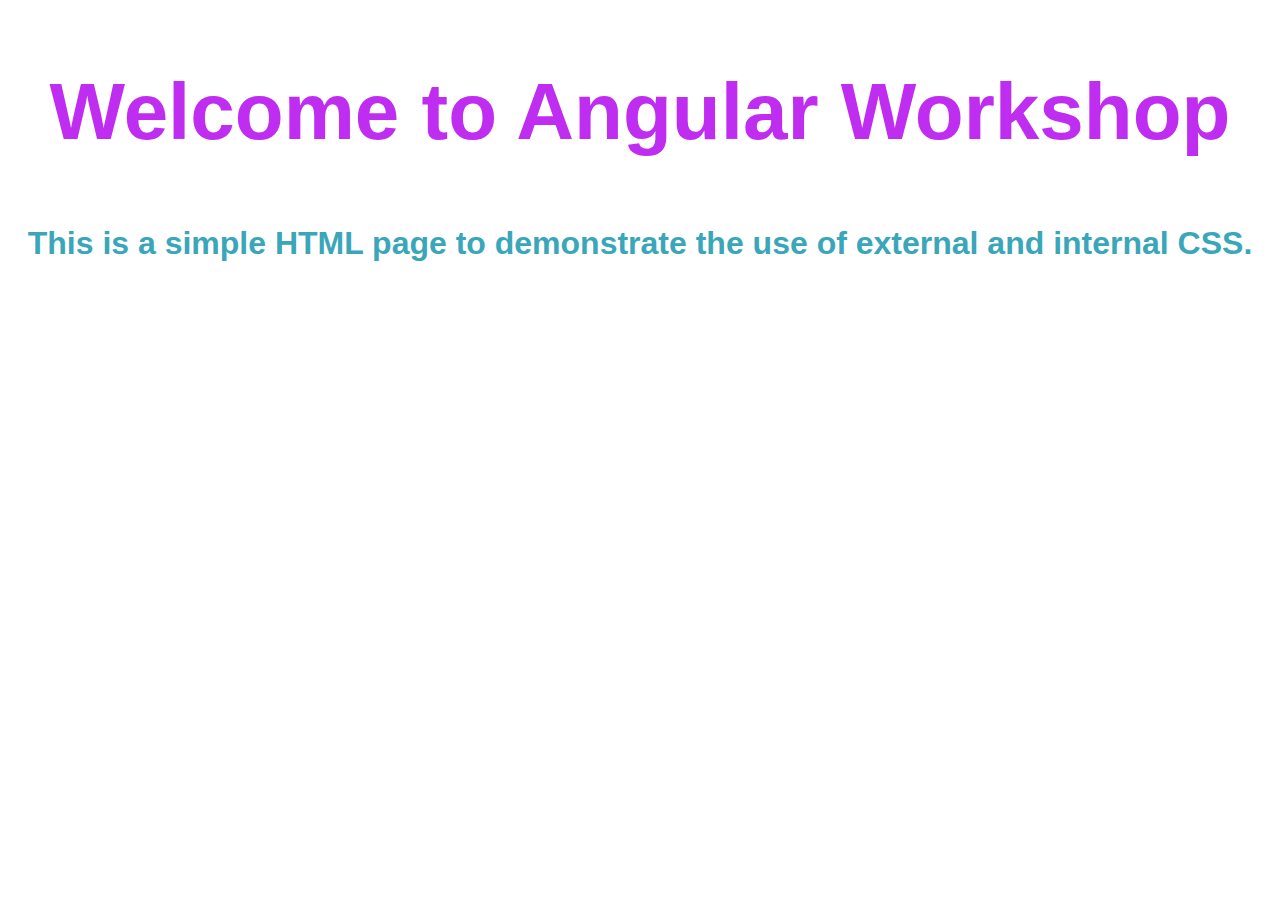
<file: Day2/index.html>
<!DOCTYPE html>
<html>
<head>
    <!--Importing external css file-->
    <link rel="stylesheet"  href="Style.css">
    <!--Using Internal CSS-->
    <style>
        h2 {
            color: #BF2EF0;
        }
        
    </style>
    <title>Angular Workshop Day 2</title>
</head>
<body>
    <h2 style="width: auto;">Welcome to Angular Workshop</h2>
    <p>This is a simple HTML page to demonstrate the use of external and internal CSS.</p>
</html>
</file>
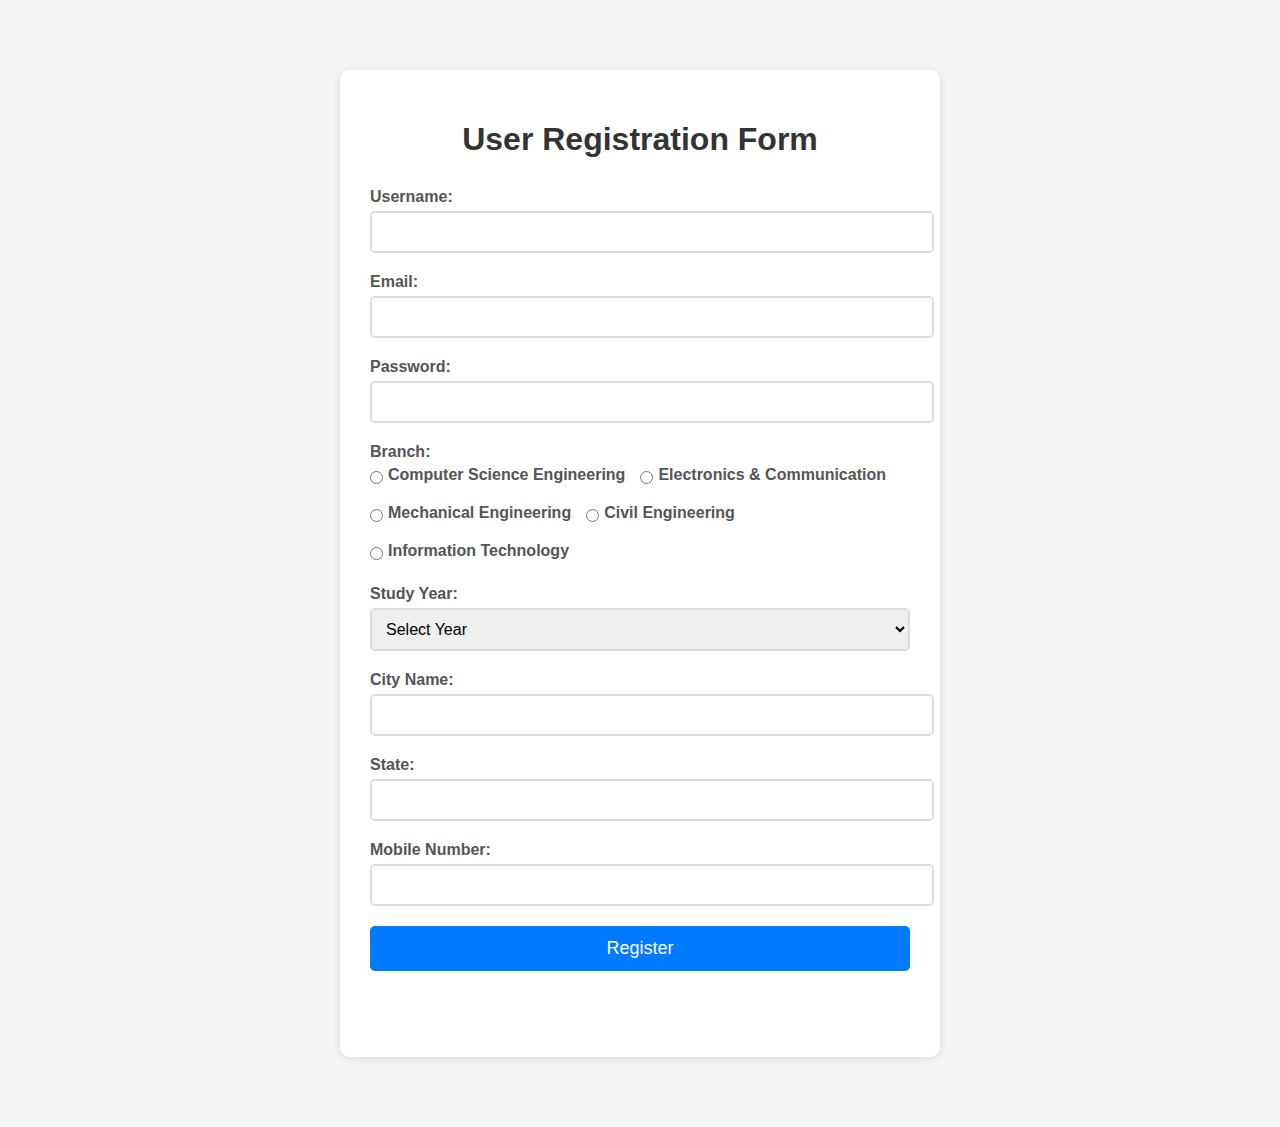
<file: Day2/domsamplefiles/formvalidationproject/index.html>
<!DOCTYPE html>
<html lang="en">
<head>
    <meta charset="UTF-8">
    <meta name="viewport" content="width=device-width, initial-scale=1.0">
    <title>User Registration Form</title>
    <style>
        body {
            font-family: Arial, sans-serif;
            max-width: 600px;
            margin: 50px auto;
            padding: 20px;
            background-color: #f5f5f5;
        }
        
        .container {
            background-color: white;
            padding: 30px;
            border-radius: 10px;
            box-shadow: 0 2px 10px rgba(0,0,0,0.1);
        }
        
        h1 {
            color: #333;
            text-align: center;
            margin-bottom: 30px;
        }
        
        .form-group {
            margin-bottom: 20px;
        }
        
        label {
            display: block;
            margin-bottom: 5px;
            font-weight: bold;
            color: #555;
        }
        
        input[type="text"],
        input[type="email"],
        input[type="password"],
        input[type="tel"],
        select {
            width: 100%;
            padding: 10px;
            border: 2px solid #ddd;
            border-radius: 5px;
            font-size: 16px;
            transition: border-color 0.3s;
        }
        
        input:focus,
        select:focus {
            outline: none;
            border-color: #007bff;
        }
        
        .radio-group {
            display: flex;
            gap: 15px;
            flex-wrap: wrap;
        }
        
        .radio-option {
            display: flex;
            align-items: center;
            gap: 5px;
        }
        
        input[type="radio"] {
            width: auto;
            margin: 0;
        }
        
        button {
            width: 100%;
            padding: 12px;
            background-color: #007bff;
            color: white;
            border: none;
            border-radius: 5px;
            font-size: 18px;
            cursor: pointer;
            transition: background-color 0.3s;
        }
        
        button:hover {
            background-color: #0056b3;
        }
        
        #message {
            margin-top: 20px;
            padding: 10px;
            border-radius: 5px;
            text-align: center;
            font-weight: bold;
        }
        
        .success {
            background-color: #d4edda;
            color: #155724;
            border: 1px solid #c3e6cb;
        }
        
        .error {
            background-color: #f8d7da;
            color: #721c24;
            border: 1px solid #f5c6cb;
        }
        
        .error-field {
            border-color: #dc3545 !important;
        }
    </style>
</head>
<body>
    <div class="container">
        <h1>User Registration Form</h1>
        <form id="registrationForm">
            <div class="form-group">
                <label for="username">Username:</label>
                <input type="text" id="username" name="username" required>
            </div>

            <div class="form-group">
                <label for="email">Email:</label>
                <input type="email" id="email" name="email" required>
            </div>

            <div class="form-group">
                <label for="password">Password:</label>
                <input type="password" id="password" name="password" required>
            </div>

            <div class="form-group">
                <label>Branch:</label>
                <div class="radio-group">
                    <div class="radio-option">
                        <input type="radio" id="cse" name="branch" value="Computer Science Engineering" required>
                        <label for="cse">Computer Science Engineering</label>
                    </div>
                    <div class="radio-option">
                        <input type="radio" id="ece" name="branch" value="Electronics & Communication" required>
                        <label for="ece">Electronics & Communication</label>
                    </div>
                    <div class="radio-option">
                        <input type="radio" id="me" name="branch" value="Mechanical Engineering" required>
                        <label for="me">Mechanical Engineering</label>
                    </div>
                    <div class="radio-option">
                        <input type="radio" id="ce" name="branch" value="Civil Engineering" required>
                        <label for="ce">Civil Engineering</label>
                    </div>
                    <div class="radio-option">
                        <input type="radio" id="it" name="branch" value="Information Technology" required>
                        <label for="it">Information Technology</label>
                    </div>
                </div>
            </div>

            <div class="form-group">
                <label for="studyYear">Study Year:</label>
                <select id="studyYear" name="studyYear" required>
                    <option value="">Select Year</option>
                    <option value="1st Year">1st Year</option>
                    <option value="2nd Year">2nd Year</option>
                    <option value="3rd Year">3rd Year</option>
                    <option value="4th Year">Final Year (B.Tech)</option>
                </select>
            </div>

            <div class="form-group">
                <label for="cityName">City Name:</label>
                <input type="text" id="cityName" name="cityName" required>
            </div>

            <div class="form-group">
                <label for="state">State:</label>
                <input type="text" id="state" name="state" required>
            </div>

            <div class="form-group">
                <label for="mobileNo">Mobile Number:</label>
                <input type="tel" id="mobileNo" name="mobileNo" pattern="[0-9]{10}" maxlength="10" required>
            </div>

            <button type="submit">Register</button>
        </form>
        <p id="message"></p>
    </div>

    <script src="script.js"></script>
        
</body>
</html>
</file>
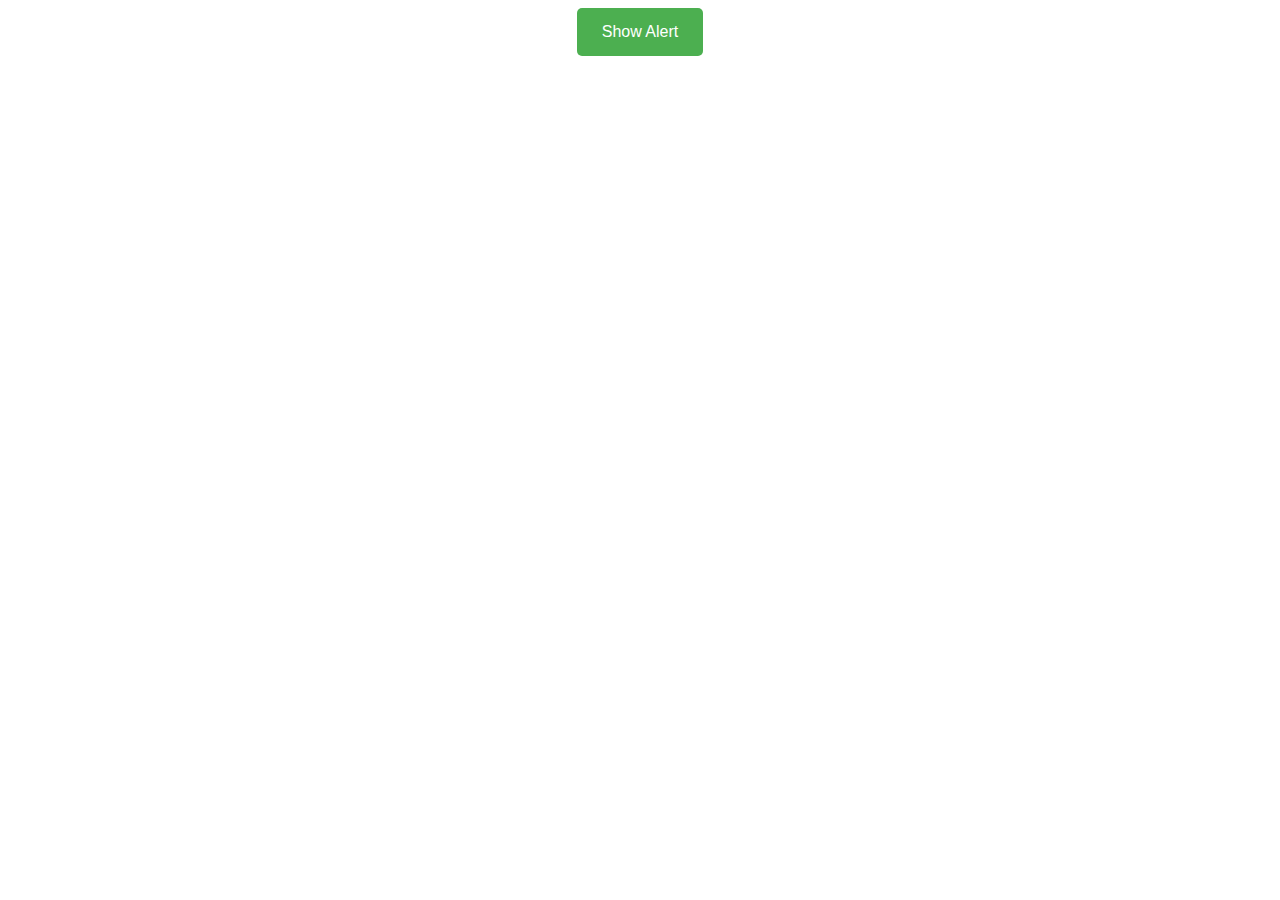
<file: Day2/alert.html>
<!DOCTYPE html>
<html lang="en">
<head>
    <meta charset="UTF-8">
    <meta name="viewport" content="width=device-width, initial-scale=1.0">
    <title>Custom Alert Box</title>
<style>
    body {
        display: flex;
        justify-content: center;
        align-items: center;
    }
    button {
        padding: 15px 25px;
        font-size: 16px;
        background-color: #4CAF50;
        color: white;
        border: none;
        border-radius: 5px;
        justify-content: center;
        align-items: center;
    }
    .alert {
        position: absolute;
        top: 50%;
        left: 50%;
        transform: translate(-50%, -50%);
        background-color: rgb(29, 189, 218);
        color: rgb(0, 0, 0);
        padding: 50px 55px;
        border: 1px solid #1500f8;
        border-radius: 5px;
    }
</style>
</head>
<body>
    <button onclick="showAlert()">Show Alert</button>
    <script>
        function showAlert() {
            const alertBox = document.createElement('div');
            alertBox.className = 'alert';
            alertBox.innerHTML = 'This is a custom alert box!';
            document.body.appendChild(alertBox);
            
            setTimeout(() => {
                document.body.removeChild(alertBox);
            }, 3000);
        }
    </script>
    
</body>
</html>
</file>
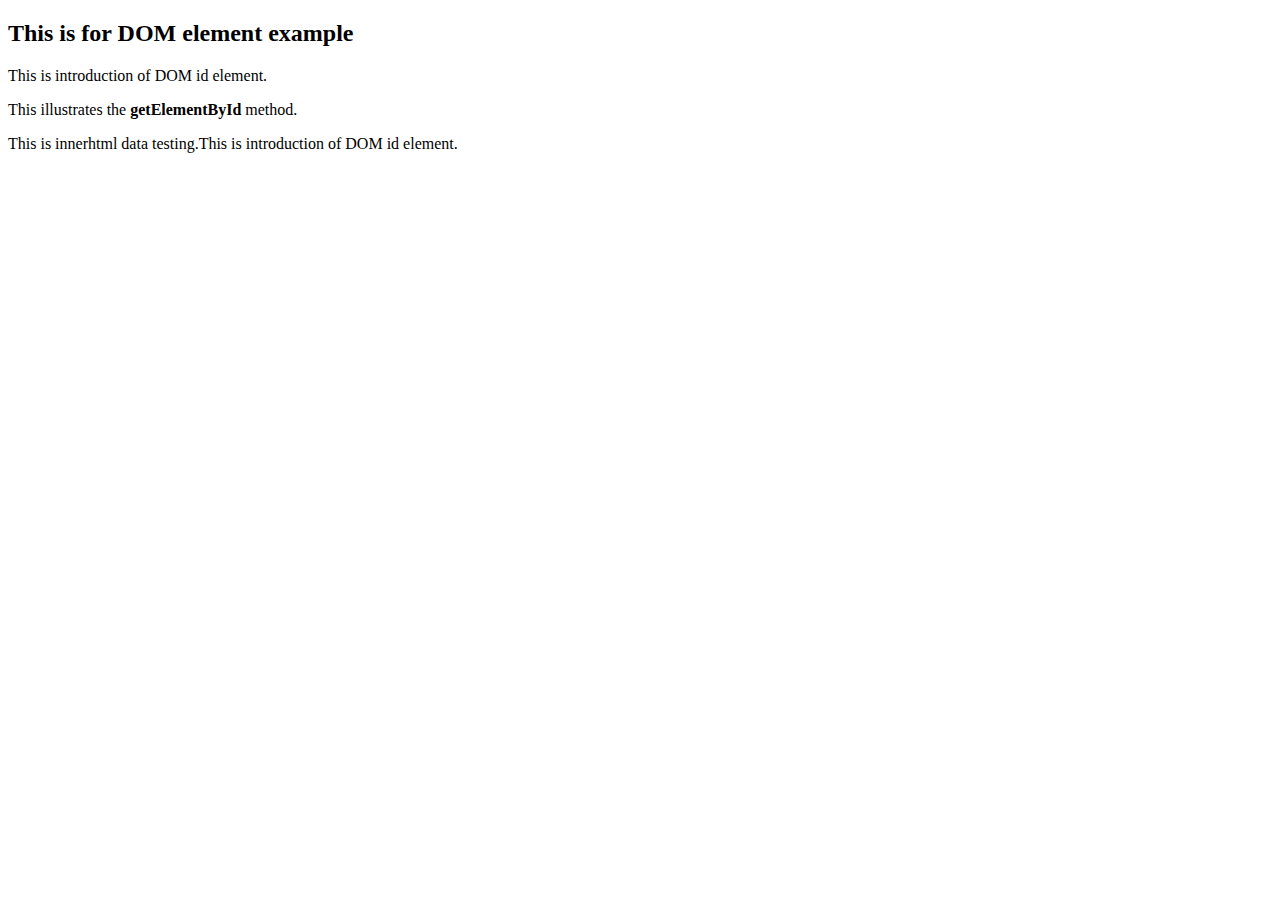
<file: Day2/DOMexample.html>
<!DOCTYPE html>
<html lang="en">
<head>
    <meta charset="UTF-8">
    <meta name="viewport" content="width=device-width, initial-scale=1.0">
    <title>Document</title>
</head>
<body>
    <h2>This is for DOM element example</h2>
    <p id="intro">This is introduction of DOM id element.</p>
    <p>This illustrates the <b>getElementById</b> method.</p>
    <p id="demo"></p>
    <script>
        const element = document.getElementById("intro");
        document.getElementById("demo").innerHTML = "This is innerhtml data testing." + element.innerHTML;
    </script>
</body>

</html>
</file>
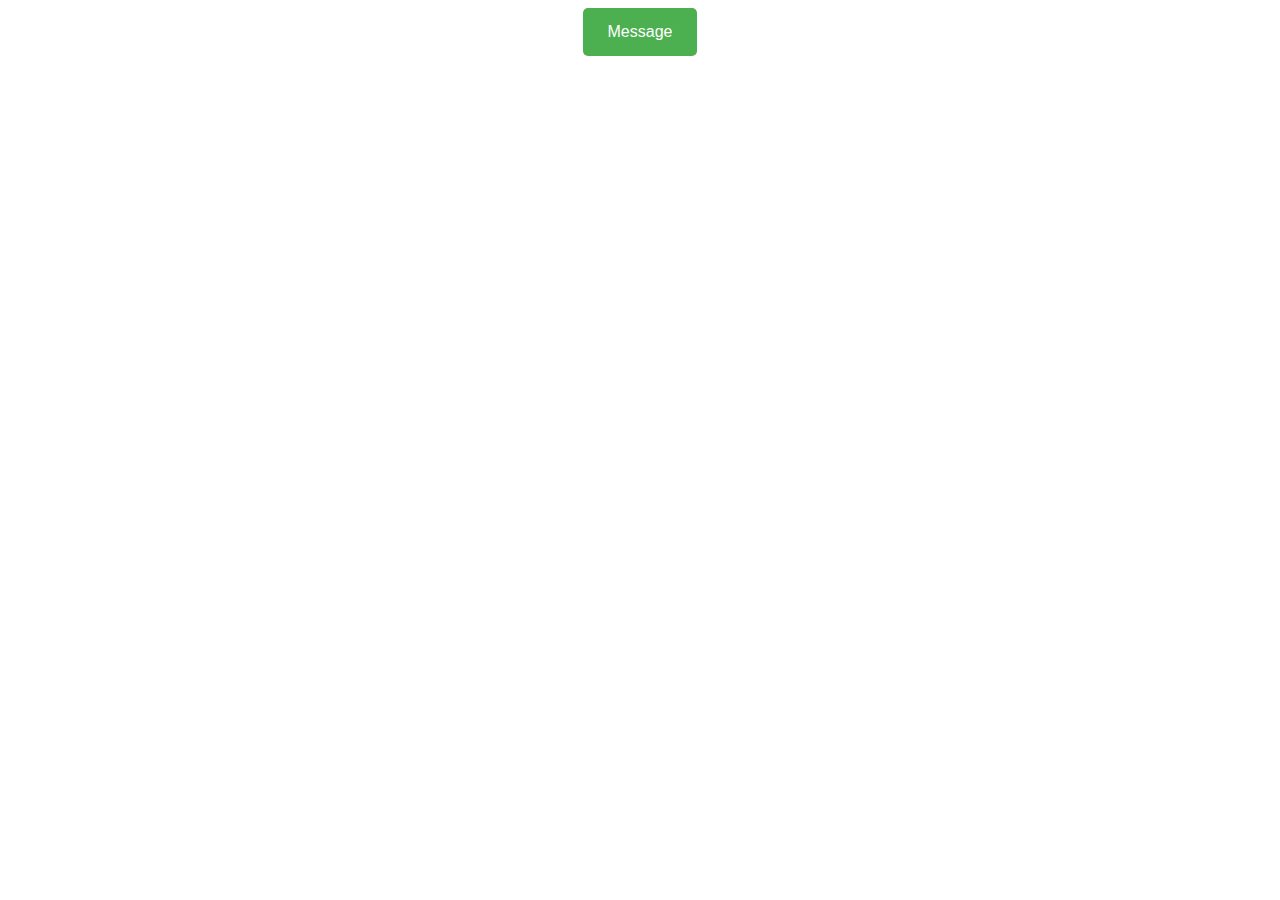
<file: Day2/task.html>
<!DOCTYPE html>
<html lang="en">
<head>
    <meta charset="UTF-8">
    <meta name="viewport" content="width=device-width, initial-scale=1.0">
    <title>Custom Alert Box</title>
<style>
    body {
        display: flex;
        justify-content: center;
        align-items: center;
    }
    button {
        padding: 15px 25px;
        font-size: 16px;
        background-color: #4CAF50;
        color: white;
        border: none;
        border-radius: 5px;
        justify-content: center;
        align-items: center;
    }
    .alert {
        position: absolute;
        top: 50%;
        left: 50%;
        padding: 50px 55px;
        transform: translate(-50%, -50%);
        color: rgb(0, 0, 0);
        font-size: 55px;
        font: bolder;
        font-style: oblique;
        font-family: Arial, Helvetica, sans-serif;
    }
</style>
</head>
<body>
    <button onclick="showAlert()">Message</button>
    <script>
        function showAlert() {
            const alertBox = document.createElement('div');
            alertBox.className = 'alert';
            alertBox.innerHTML = 'Welcome Jiya!';
            document.body.appendChild(alertBox);
            
            setTimeout(() => {
                document.body.removeChild(alertBox);
            }, 3000);
        }
    </script>
    
</body>
</html>
</file>
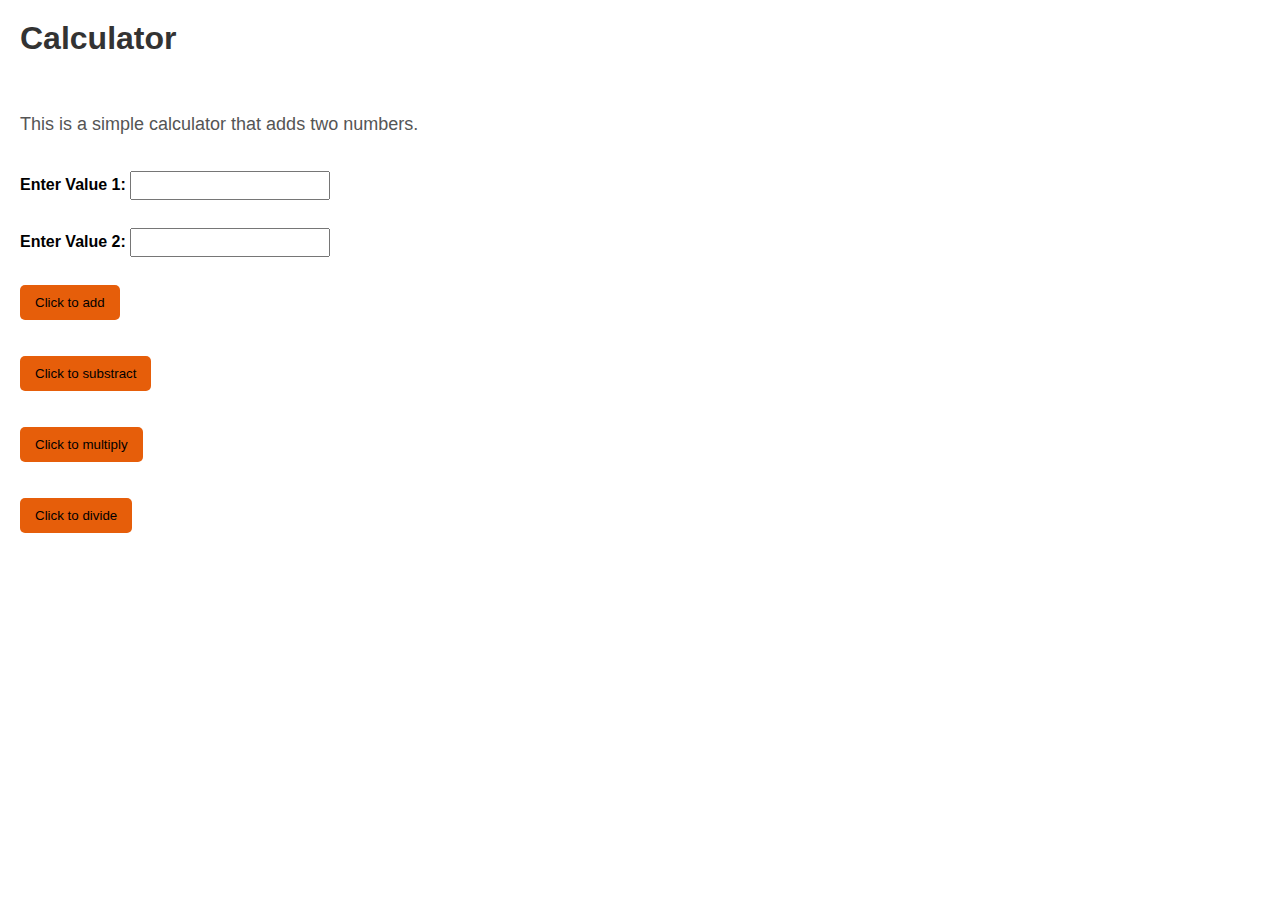
<file: Day2/domsamplefiles/cal.html>
<html lang="en">
<head>
    <title>Calculator</title>
</head>
<style>
    body {
        font-family: Arial, sans-serif;
        margin: 20px;
        align-items: center;
        justify-content: center;
    }
    h1 {
        color: #333;
    }
    label {
        font-weight: bold;
    }
    input[type="text"] {
        width: 200px;
        padding: 5px;
        margin-bottom: 10px;
    }
    button {
        display: flex;
        padding: 10px 15px;
        margin-right: 10px;
        cursor: pointer;
        border-radius: 5px;
        border: none;
        background-color: #e65e0a;
    }
    button:hover {
        background-color: #66df4b;
        color: white;
        border: #333 solid 1px;
        padding: 12px 18px;
    }
    p {
        font-size: 18px;
        color: #555;
    }
    #result {
        font-size: 20px;
        margin-top: 20px;
    }

    </style>
<body>
    <h1>Calculator</h1>
    <br/>
    <p>This is a simple calculator that adds two numbers.</p>
    <br/>
    <label>Enter Value 1:</label>
    <input type="text" id="value1" />
    <br/>
    <br/>
    <label>Enter Value 2:</label>
    <input type="text" id="value2" />
    <br/>
    <br/>
    <button onclick="getAdd()">Click to add</button>
    <br/>
    <br/>
    <button onclick="getSub()">Click to substract</button>
    <br/>
    <br/>
    <button onclick="getMul()">Click to multiply</button>
    <br/>
    <br/>
    <button onclick="getDiv()">Click to divide</button>
    <br/>
    <br/>
    <p id="result"></p>
    <script type="text/javascript">
        function getAdd() {
            //Fetch value of input with id val 1
          const num1=Number(document.getElementById("value1").value);
          //Fetch value of input with id val 2
          const num2=Number(document.getElementById("value2").value);
            //Add the two numbers
            const add=num1+num2;
            //Display the result in the paragraph with id result
            console.log(add);
            document.getElementById("result").innerHTML = "addition: " +add;
            //change color
            document.getElementById("result").style.color = "red";    
        }
        function getSub() {
            const num1 = Number(document.getElementById("value1").value);
            const num2 = Number(document.getElementById("value2").value);
            const sub = num1 - num2;
            console.log(sub);
            document.getElementById("result").innerHTML = "subtraction: " + sub;
            document.getElementById("result").style.color = "blue";
        }
        function getMul() {
            const num1 = Number(document.getElementById("value1").value);
            const num2 = Number(document.getElementById("value2").value);
            const mul = num1 * num2;
            console.log(mul);
            document.getElementById("result").innerHTML = "multiplication: " + mul;
            document.getElementById("result").style.color = "green";
        }
        function getDiv() {
            const num1 = Number(document.getElementById("value1").value);
            const num2 = Number(document.getElementById("value2").value);
            if (num2 === 0) {
                document.getElementById("result").innerHTML = "Error: Division by zero is not allowed.";
                document.getElementById("result").style.color = "orange";
                return;
            }
            const div = num1 / num2;
            console.log(div);
            document.getElementById("result").innerHTML = "division: " + div;
            document.getElementById("result").style.color = "magenta";
        }
    </script>
    <br/>   
</body>
</html>
</file>
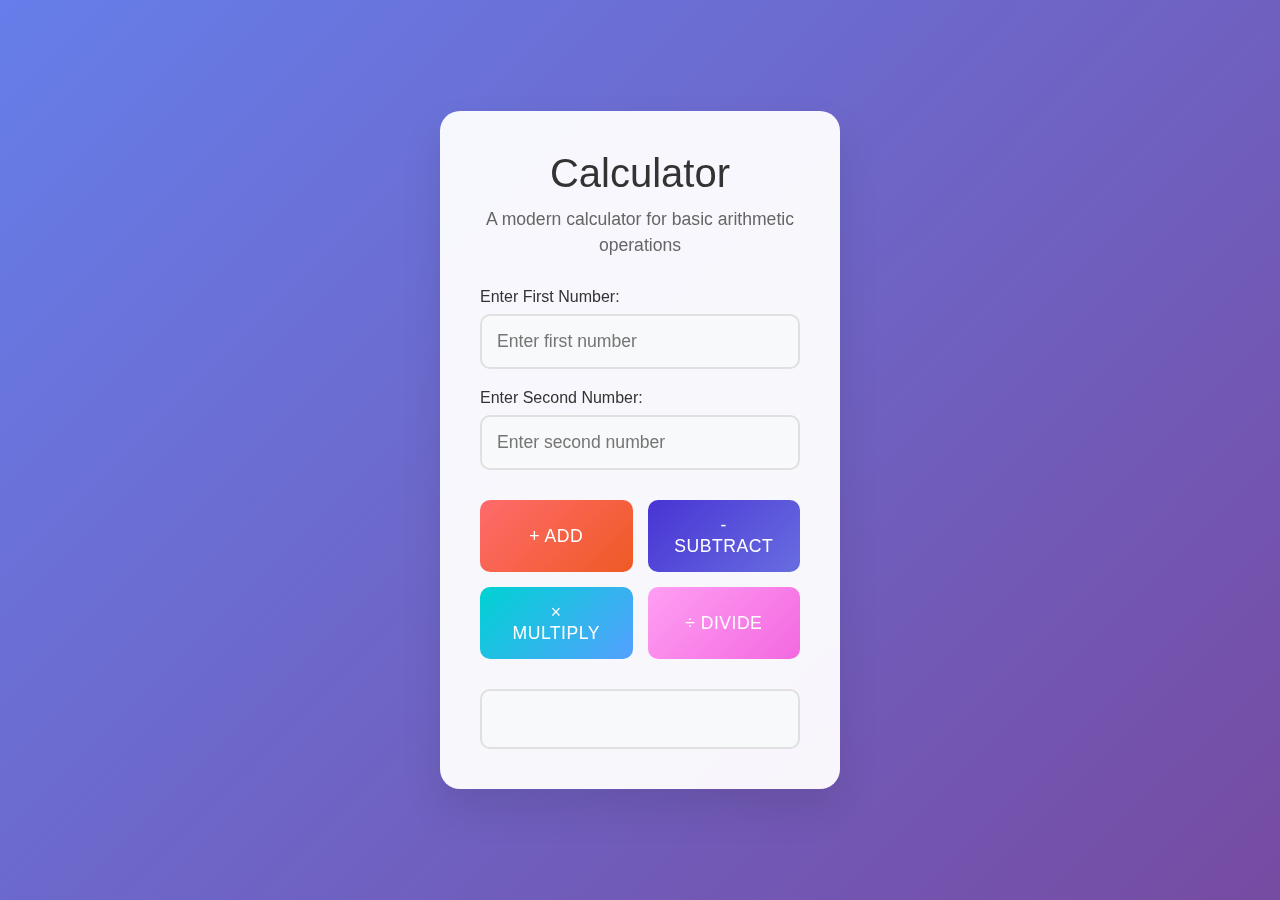
<file: Day2/domsamplefiles/cal2.html>
<!DOCTYPE html>
<html lang="en">
<head>
    <title>Calculator</title>
    <style>
        * {
            margin: 0;
            padding: 0;
            box-sizing: border-box;
        }

        body {
            font-family: 'Segoe UI', Tahoma, Geneva, Verdana, sans-serif;
            background: linear-gradient(135deg, #667eea 0%, #764ba2 100%);
            min-height: 100vh;
            display: flex;
            justify-content: center;
            align-items: center;
            padding: 20px;
        }

        .calculator-container {
            background: rgba(255, 255, 255, 0.95);
            padding: 40px;
            border-radius: 20px;
            box-shadow: 0 20px 40px rgba(0, 0, 0, 0.1);
            backdrop-filter: blur(10px);
            max-width: 400px;
            width: 100%;
            text-align: center;
        }

        h1 {
            color: #333;
            margin-bottom: 10px;
            font-size: 2.5rem;
            font-weight: 300;
        }

        .description {
            color: #666;
            margin-bottom: 30px;
            font-size: 1.1rem;
            line-height: 1.5;
        }

        .input-group {
            margin-bottom: 20px;
            text-align: left;
        }

        label {
            display: block;
            margin-bottom: 8px;
            color: #333;
            font-weight: 500;
            font-size: 1rem;
        }

        input[type="text"] {
            width: 100%;
            padding: 15px;
            border: 2px solid #e0e0e0;
            border-radius: 10px;
            font-size: 1.1rem;
            transition: all 0.3s ease;
            background: #f8f9fa;
        }

        input[type="text"]:focus {
            outline: none;
            border-color: #667eea;
            box-shadow: 0 0 0 3px rgba(102, 126, 234, 0.1);
            background: white;
        }

        .button-grid {
            display: grid;
            grid-template-columns: 1fr 1fr;
            gap: 15px;
            margin: 30px 0;
        }

        button {
            padding: 15px 25px;
            border: none;
            border-radius: 10px;
            font-size: 1.1rem;
            font-weight: 500;
            cursor: pointer;
            transition: all 0.3s ease;
            text-transform: uppercase;
            letter-spacing: 0.5px;
        }

        .btn-add {
            background: linear-gradient(135deg, #ff6b6b, #ee5a24);
            color: white;
        }

        .btn-sub {
            background: linear-gradient(135deg, #4834d4, #686de0);
            color: white;
        }

        .btn-mul {
            background: linear-gradient(135deg, #00d2d3, #54a0ff);
            color: white;
        }

        .btn-div {
            background: linear-gradient(135deg, #ff9ff3, #f368e0);
            color: white;
        }

        button:hover {
            transform: translateY(-2px);
            box-shadow: 0 10px 20px rgba(0, 0, 0, 0.2);
        }

        button:active {
            transform: translateY(0);
        }

        #result {
            margin-top: 30px;
            padding: 20px;
            background: #f8f9fa;
            border-radius: 10px;
            font-size: 1.3rem;
            font-weight: 500;
            min-height: 60px;
            display: flex;
            align-items: center;
            justify-content: center;
            border: 2px solid #e0e0e0;
            transition: all 0.3s ease;
        }

        #result:not(:empty) {
            background: white;
            border-color: currentColor;
            box-shadow: 0 5px 15px rgba(0, 0, 0, 0.1);
        }

        .result-add {
            color: #ee5a24 !important;
            background: rgba(238, 90, 36, 0.1) !important;
        }

        .result-sub {
            color: #4834d4 !important;
            background: rgba(72, 52, 212, 0.1) !important;
        }

        .result-mul {
            color: #00d2d3 !important;
            background: rgba(0, 210, 211, 0.1) !important;
        }

        .result-div {
            color: #f368e0 !important;
            background: rgba(243, 104, 224, 0.1) !important;
        }

        .result-error {
            color: #ff6b6b !important;
            background: rgba(255, 107, 107, 0.1) !important;
        }

        @media (max-width: 480px) {
            .calculator-container {
                padding: 30px 20px;
            }
            
            h1 {
                font-size: 2rem;
            }
            
            .button-grid {
                grid-template-columns: 1fr;
            }
        }
    </style>
</head>
<body>
    <div class="calculator-container">
        <h1>Calculator</h1>
        <p class="description">A modern calculator for basic arithmetic operations</p>
        
        <div class="input-group">
            <label for="value1">Enter First Number:</label>
            <input type="text" id="value1" placeholder="Enter first number" />
        </div>
        
        <div class="input-group">
            <label for="value2">Enter Second Number:</label>
            <input type="text" id="value2" placeholder="Enter second number" />
        </div>
        
        <div class="button-grid">
            <button class="btn-add" onclick="getAdd()">+ Add</button>
            <button class="btn-sub" onclick="getSub()">- Subtract</button>
            <button class="btn-mul" onclick="getMul()">× Multiply</button>
            <button class="btn-div" onclick="getDiv()">÷ Divide</button>
        </div>
        
        <div id="result"></div>
    </div>

    <script type="text/javascript">
        function getAdd() {
            const num1 = Number(document.getElementById("value1").value);
            const num2 = Number(document.getElementById("value2").value);
            
            if (isNaN(num1) || isNaN(num2)) {
                showResult("Please enter valid numbers", "error");
                return;
            }
            
            const add = num1 + num2;
            console.log(add);
            showResult(`${num1} + ${num2} = ${add}`, "add");
        }

        function getSub() {
            const num1 = Number(document.getElementById("value1").value);
            const num2 = Number(document.getElementById("value2").value);
            
            if (isNaN(num1) || isNaN(num2)) {
                showResult("Please enter valid numbers", "error");
                return;
            }
            
            const sub = num1 - num2;
            console.log(sub);
            showResult(`${num1} - ${num2} = ${sub}`, "sub");
        }

        function getMul() {
            const num1 = Number(document.getElementById("value1").value);
            const num2 = Number(document.getElementById("value2").value);
            
            if (isNaN(num1) || isNaN(num2)) {
                showResult("Please enter valid numbers", "error");
                return;
            }
            
            const mul = num1 * num2;
            console.log(mul);
            showResult(`${num1} × ${num2} = ${mul}`, "mul");
        }

        function getDiv() {
            const num1 = Number(document.getElementById("value1").value);
            const num2 = Number(document.getElementById("value2").value);
            
            if (isNaN(num1) || isNaN(num2)) {
                showResult("Please enter valid numbers", "error");
                return;
            }
            
            if (num2 === 0) {
                showResult("Error: Cannot divide by zero", "error");
                return;
            }
            
            const div = num1 / num2;
            console.log(div);
            showResult(`${num1} ÷ ${num2} = ${div}`, "div");
        }

        function showResult(message, type) {
            const resultElement = document.getElementById("result");
            resultElement.innerHTML = message;
            
            // Remove all result classes
            resultElement.className = '';
            
            // Add the appropriate class
            if (type !== "error") {
                resultElement.classList.add(`result-${type}`);
            } else {
                resultElement.classList.add("result-error");
            }
        }

        // Add Enter key support
        document.addEventListener('keypress', function(e) {
            if (e.key === 'Enter') {
                getAdd(); // Default to addition on Enter
            }
        });
    </script>
</body>
</html>
</file>
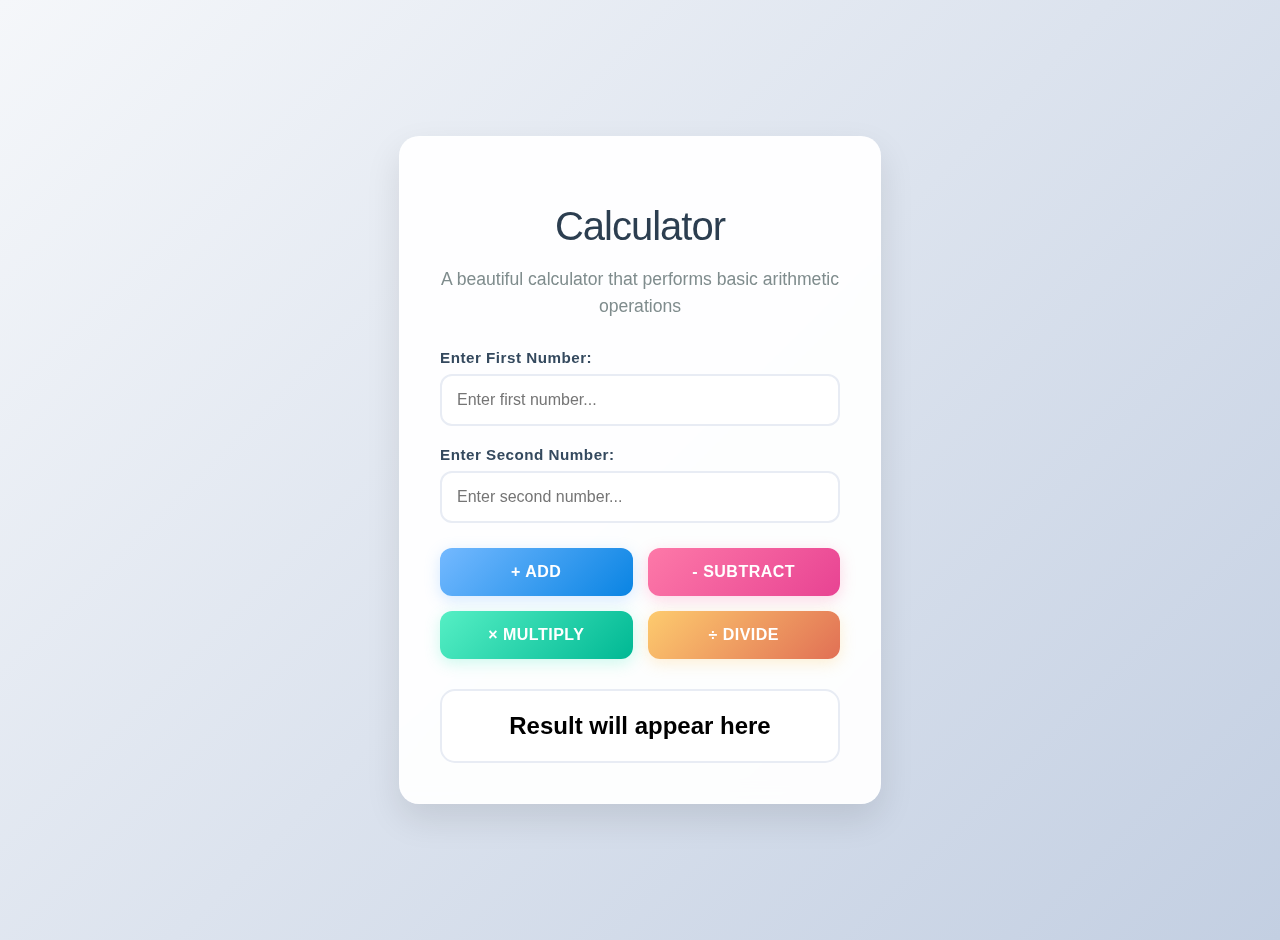
<file: Day2/domsamplefiles/Trail.html>
<!DOCTYPE html>
<html lang="en">
<head>
    <meta charset="UTF-8">
    <meta name="viewport" content="width=device-width, initial-scale=1.0">
    <title>Calculator - Light Theme</title>
    <style>
        body {
            font-family: 'Segoe UI', Tahoma, Geneva, Verdana, sans-serif;
            background: linear-gradient(135deg, #f5f7fa 0%, #c3cfe2 100%);
            margin: 0;
            padding: 20px;
            display: flex;
            flex-direction: column;
            align-items: center;
            justify-content: center;
            min-height: 100vh;
        }

        .calculator-container {
            background: rgba(255, 255, 255, 0.95);
            backdrop-filter: blur(10px);
            border-radius: 20px;
            padding: 40px;
            box-shadow: 0 15px 35px rgba(0, 0, 0, 0.1);
            border: 1px solid rgba(255, 255, 255, 0.2);
            max-width: 400px;
            width: 100%;
        }

        h1 {
            color: #2c3e50;
            text-align: center;
            margin-bottom: 10px;
            font-size: 2.5em;
            font-weight: 300;
            letter-spacing: -1px;
        }

        .description {
            text-align: center;
            color: #7f8c8d;
            margin-bottom: 30px;
            font-size: 1.1em;
            line-height: 1.5;
        }

        .input-group {
            margin-bottom: 20px;
        }

        label {
            display: block;
            font-weight: 600;
            color: #34495e;
            margin-bottom: 8px;
            font-size: 0.95em;
            letter-spacing: 0.5px;
        }

        input[type="text"] {
            width: 100%;
            padding: 15px;
            border: 2px solid #e8ecf4;
            border-radius: 12px;
            font-size: 16px;
            background: #ffffff;
            color: #2c3e50;
            transition: all 0.3s ease;
            box-sizing: border-box;
        }

        input[type="text"]:focus {
            outline: none;
            border-color: #3498db;
            box-shadow: 0 0 0 3px rgba(52, 152, 219, 0.1);
            transform: translateY(-1px);
        }

        .button-grid {
            display: grid;
            grid-template-columns: 1fr 1fr;
            gap: 15px;
            margin-top: 25px;
        }

        button {
            padding: 15px 20px;
            border: none;
            border-radius: 12px;
            font-size: 16px;
            font-weight: 600;
            cursor: pointer;
            transition: all 0.3s cubic-bezier(0.4, 0, 0.2, 1);
            letter-spacing: 0.5px;
            text-transform: uppercase;
            position: relative;
            overflow: hidden;
        }

        button::before {
            content: '';
            position: absolute;
            top: 0;
            left: -100%;
            width: 100%;
            height: 100%;
            background: linear-gradient(90deg, transparent, rgba(255, 255, 255, 0.3), transparent);
            transition: left 0.5s;
        }

        button:hover::before {
            left: 100%;
        }

        .btn-add {
            background: linear-gradient(135deg, #74b9ff, #0984e3);
            color: white;
            box-shadow: 0 4px 15px rgba(116, 185, 255, 0.3);
        }

        .btn-subtract {
            background: linear-gradient(135deg, #fd79a8, #e84393);
            color: white;
            box-shadow: 0 4px 15px rgba(253, 121, 168, 0.3);
        }

        .btn-multiply {
            background: linear-gradient(135deg, #55efc4, #00b894);
            color: white;
            box-shadow: 0 4px 15px rgba(85, 239, 196, 0.3);
        }

        .btn-divide {
            background: linear-gradient(135deg, #fdcb6e, #e17055);
            color: white;
            box-shadow: 0 4px 15px rgba(253, 203, 110, 0.3);
        }

        button:hover {
            transform: translateY(-3px);
            box-shadow: 0 8px 25px rgba(0, 0, 0, 0.2);
        }

        button:active {
            transform: translateY(-1px);
        }

        #result {
            font-size: 24px;
            font-weight: 600;
            text-align: center;
            margin-top: 30px;
            padding: 20px;
            border-radius: 15px;
            background: rgba(255, 255, 255, 0.7);
            border: 2px solid #e8ecf4;
            min-height: 30px;
            display: flex;
            align-items: center;
            justify-content: center;
            transition: all 0.3s ease;
        }

        .result-enter {
            animation: fadeInUp 0.5s ease-out;
        }

        @keyframes fadeInUp {
            from {
                opacity: 0;
                transform: translateY(20px);
            }
            to {
                opacity: 1;
                transform: translateY(0);
            }
        }

        /* Responsive design */
        @media (max-width: 480px) {
            body {
                padding: 10px;
            }
            
            .calculator-container {
                padding: 25px;
            }
            
            h1 {
                font-size: 2em;
            }
            
            .button-grid {
                grid-template-columns: 1fr;
            }
        }
    </style>
</head>
<body>
    <div class="calculator-container">
        <h1>Calculator</h1>
        <p class="description">A beautiful calculator that performs basic arithmetic operations</p>
        
        <div class="input-group">
            <label for="value1">Enter First Number:</label>
            <input type="text" id="value1" placeholder="Enter first number..." />
        </div>
        
        <div class="input-group">
            <label for="value2">Enter Second Number:</label>
            <input type="text" id="value2" placeholder="Enter second number..." />
        </div>
        
        <div class="button-grid">
            <button class="btn-add" onclick="getAdd()">+ Add</button>
            <button class="btn-subtract" onclick="getSub()">- Subtract</button>
            <button class="btn-multiply" onclick="getMul()">× Multiply</button>
            <button class="btn-divide" onclick="getDiv()">÷ Divide</button>
        </div>
        
        <div id="result">Result will appear here</div>
    </div>

    <script type="text/javascript">
        function updateResult(operation, result, color) {
            const resultElement = document.getElementById("result");
            resultElement.innerHTML = operation + ": " + result;
            resultElement.style.color = color;
            resultElement.classList.remove("result-enter");
            setTimeout(() => {
                resultElement.classList.add("result-enter");
            }, 10);
        }

        function getAdd() {
            const num1 = Number(document.getElementById("value1").value);
            const num2 = Number(document.getElementById("value2").value);
            
            if (isNaN(num1) || isNaN(num2)) {
                updateResult("Error", "Please enter valid numbers", "#e74c3c");
                return;
            }
            
            const add = num1 + num2;
            console.log(add);
            updateResult("Addition", add, "#0984e3");
        }

        function getSub() {
            const num1 = Number(document.getElementById("value1").value);
            const num2 = Number(document.getElementById("value2").value);
            
            if (isNaN(num1) || isNaN(num2)) {
                updateResult("Error", "Please enter valid numbers", "#e74c3c");
                return;
            }
            
            const sub = num1 - num2;
            console.log(sub);
            updateResult("Subtraction", sub, "#e84393");
        }

        function getMul() {
            const num1 = Number(document.getElementById("value1").value);
            const num2 = Number(document.getElementById("value2").value);
            
            if (isNaN(num1) || isNaN(num2)) {
                updateResult("Error", "Please enter valid numbers", "#e74c3c");
                return;
            }
            
            const mul = num1 * num2;
            console.log(mul);
            updateResult("Multiplication", mul, "#00b894");
        }

        function getDiv() {
            const num1 = Number(document.getElementById("value1").value);
            const num2 = Number(document.getElementById("value2").value);
            
            if (isNaN(num1) || isNaN(num2)) {
                updateResult("Error", "Please enter valid numbers", "#e74c3c");
                return;
            }
            
            if (num2 === 0) {
                updateResult("Error", "Cannot divide by zero", "#e74c3c");
                return;
            }
            
            const div = num1 / num2;
            console.log(div);
            updateResult("Division", div.toFixed(6).replace(/\.?0+$/, ''), "#e17055");
        }

        // Add Enter key support
        document.addEventListener('keypress', function(e) {
            if (e.key === 'Enter') {
                getAdd();
            }
        });
    </script>
</body>
</html>
</file>
<file: Day2/Style.css>
p{
    text-align: center;
    font-size: 2em;
    color: #3AA6B9;
    font-weight: bolder;
    font-family: Arial, Helvetica, sans-serif;                         
}
h2 {
    font-size: 5em;
    text-align: center;
    font-family: Verdana, Geneva, Tahoma, sans-serif;
}
</file>
